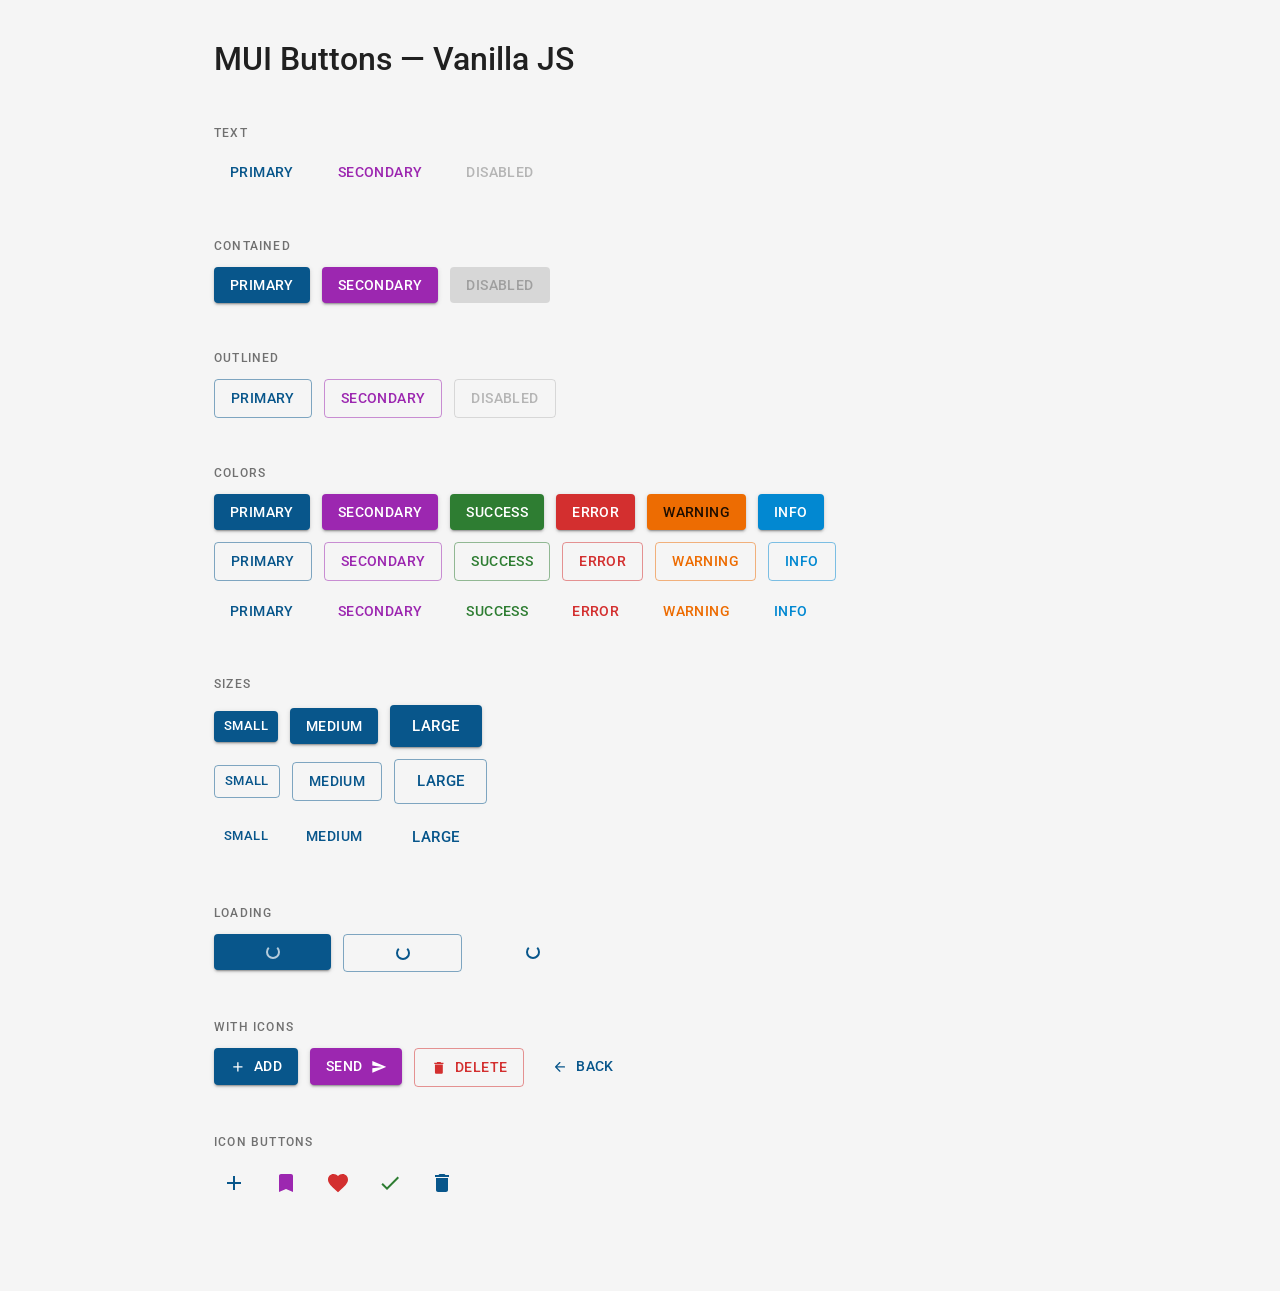
<file: KnockOffMUIButton/index.html>
<!doctype html>
<html lang="en">
  <head>
    <meta charset="UTF-8" />
    <meta name="viewport" content="width=device-width, initial-scale=1.0" />
    <title>Knock-Off MUI Buttons</title>
    <link rel="preconnect" href="https://fonts.googleapis.com" />
    <link href="https://fonts.googleapis.com/css2?family=Roboto:wght@400;500;700&display=swap" rel="stylesheet" />
    <link rel="stylesheet" href="styles.css" />
  </head>
  <body>
    <div class="bilt-page">
      <h1>MUI Buttons — Vanilla JS</h1>

      <section>
        <h2>Text</h2>
        <div class="bilt-row">
          <button class="bilt-btn bilt-btn-text bilt-btn-primary">Primary</button>
          <button class="bilt-btn bilt-btn-text bilt-btn-secondary">Secondary</button>
          <button class="bilt-btn bilt-btn-text bilt-btn-primary" disabled>Disabled</button>
        </div>
      </section>

      <section>
        <h2>Contained</h2>
        <div class="bilt-row">
          <button class="bilt-btn bilt-btn-contained bilt-btn-primary">Primary</button>
          <button class="bilt-btn bilt-btn-contained bilt-btn-secondary">Secondary</button>
          <button class="bilt-btn bilt-btn-contained bilt-btn-primary" disabled>Disabled</button>
        </div>
      </section>

      <section>
        <h2>Outlined</h2>
        <div class="bilt-row">
          <button class="bilt-btn bilt-btn-outlined bilt-btn-primary">Primary</button>
          <button class="bilt-btn bilt-btn-outlined bilt-btn-secondary">Secondary</button>
          <button class="bilt-btn bilt-btn-outlined bilt-btn-primary" disabled>Disabled</button>
        </div>
      </section>

      <section>
        <h2>Colors</h2>
        <div class="bilt-row">
          <button class="bilt-btn bilt-btn-contained bilt-btn-primary">Primary</button>
          <button class="bilt-btn bilt-btn-contained bilt-btn-secondary">Secondary</button>
          <button class="bilt-btn bilt-btn-contained bilt-btn-success">Success</button>
          <button class="bilt-btn bilt-btn-contained bilt-btn-error">Error</button>
          <button class="bilt-btn bilt-btn-contained bilt-btn-warning">Warning</button>
          <button class="bilt-btn bilt-btn-contained bilt-btn-info">Info</button>
        </div>
        <div class="bilt-row">
          <button class="bilt-btn bilt-btn-outlined bilt-btn-primary">Primary</button>
          <button class="bilt-btn bilt-btn-outlined bilt-btn-secondary">Secondary</button>
          <button class="bilt-btn bilt-btn-outlined bilt-btn-success">Success</button>
          <button class="bilt-btn bilt-btn-outlined bilt-btn-error">Error</button>
          <button class="bilt-btn bilt-btn-outlined bilt-btn-warning">Warning</button>
          <button class="bilt-btn bilt-btn-outlined bilt-btn-info">Info</button>
        </div>
        <div class="bilt-row">
          <button class="bilt-btn bilt-btn-text bilt-btn-primary">Primary</button>
          <button class="bilt-btn bilt-btn-text bilt-btn-secondary">Secondary</button>
          <button class="bilt-btn bilt-btn-text bilt-btn-success">Success</button>
          <button class="bilt-btn bilt-btn-text bilt-btn-error">Error</button>
          <button class="bilt-btn bilt-btn-text bilt-btn-warning">Warning</button>
          <button class="bilt-btn bilt-btn-text bilt-btn-info">Info</button>
        </div>
      </section>

      <section>
        <h2>Sizes</h2>
        <div class="bilt-row bilt-align-center">
          <button class="bilt-btn bilt-btn-contained bilt-btn-primary bilt-btn-sm">Small</button>
          <button class="bilt-btn bilt-btn-contained bilt-btn-primary">Medium</button>
          <button class="bilt-btn bilt-btn-contained bilt-btn-primary bilt-btn-lg">Large</button>
        </div>
        <div class="bilt-row bilt-align-center">
          <button class="bilt-btn bilt-btn-outlined bilt-btn-primary bilt-btn-sm">Small</button>
          <button class="bilt-btn bilt-btn-outlined bilt-btn-primary">Medium</button>
          <button class="bilt-btn bilt-btn-outlined bilt-btn-primary bilt-btn-lg">Large</button>
        </div>
        <div class="bilt-row bilt-align-center">
          <button class="bilt-btn bilt-btn-text bilt-btn-primary bilt-btn-sm">Small</button>
          <button class="bilt-btn bilt-btn-text bilt-btn-primary">Medium</button>
          <button class="bilt-btn bilt-btn-text bilt-btn-primary bilt-btn-lg">Large</button>
        </div>
      </section>

      <section>
        <h2>Loading</h2>
        <div class="bilt-row">
          <button class="bilt-btn bilt-btn-contained bilt-btn-primary bilt-btn-loading">
            <span class="bilt-btn-label">Fetch Data</span>
          </button>
          <button class="bilt-btn bilt-btn-outlined bilt-btn-primary bilt-btn-loading">
            <span class="bilt-btn-label">Fetch Data</span>
          </button>
          <button class="bilt-btn bilt-btn-text bilt-btn-primary bilt-btn-loading">
            <span class="bilt-btn-label">Fetch Data</span>
          </button>
        </div>
      </section>

      <section>
        <h2>With Icons</h2>
        <div class="bilt-row">
          <button class="bilt-btn bilt-btn-contained bilt-btn-primary">
            <svg class="bilt-btn-icon" viewBox="0 0 24 24"><path d="M19 13h-6v6h-2v-6H5v-2h6V5h2v6h6z"/></svg>
            Add
          </button>
          <button class="bilt-btn bilt-btn-contained bilt-btn-secondary">
            Send
            <svg class="bilt-btn-icon" viewBox="0 0 24 24"><path d="M2.01 21L23 12 2.01 3 2 10l15 2-15 2z"/></svg>
          </button>
          <button class="bilt-btn bilt-btn-outlined bilt-btn-error">
            <svg class="bilt-btn-icon" viewBox="0 0 24 24"><path d="M6 19c0 1.1.9 2 2 2h8c1.1 0 2-.9 2-2V7H6zM19 4h-3.5l-1-1h-5l-1 1H5v2h14z"/></svg>
            Delete
          </button>
          <button class="bilt-btn bilt-btn-text bilt-btn-primary">
            <svg class="bilt-btn-icon" viewBox="0 0 24 24"><path d="M19 11H7.83l4.88-4.88c.39-.39.39-1.03 0-1.42-.39-.39-1.02-.39-1.41 0l-6.59 6.59c-.39.39-.39 1.02 0 1.41l6.59 6.59c.39.39 1.02.39 1.41 0 .39-.39.39-1.02 0-1.41L7.83 13H19c.55 0 1-.45 1-1s-.45-1-1-1z"/></svg>
            Back
          </button>
        </div>
      </section>

      <section>
        <h2>Icon Buttons</h2>
        <div class="bilt-row bilt-align-center">
          <button class="bilt-btn-icon-only bilt-btn-primary" aria-label="Add">
            <svg viewBox="0 0 24 24"><path d="M19 13h-6v6h-2v-6H5v-2h6V5h2v6h6z"/></svg>
          </button>
          <button class="bilt-btn-icon-only bilt-btn-secondary" aria-label="Bookmark">
            <svg viewBox="0 0 24 24"><path d="M17 3H7c-1.1 0-1.99.9-1.99 2L5 21l7-3 7 3V5c0-1.1-.9-2-2-2z"/></svg>
          </button>
          <button class="bilt-btn-icon-only bilt-btn-error" aria-label="Favorite">
            <svg viewBox="0 0 24 24"><path d="M12 21.35l-1.45-1.32C5.4 15.36 2 12.28 2 8.5 2 5.42 4.42 3 7.5 3c1.74 0 3.41.81 4.5 2.09C13.09 3.81 14.76 3 16.5 3 19.58 3 22 5.42 22 8.5c0 3.78-3.4 6.86-8.55 11.54z"/></svg>
          </button>
          <button class="bilt-btn-icon-only bilt-btn-success" aria-label="Check">
            <svg viewBox="0 0 24 24"><path d="M9 16.17L4.83 12l-1.42 1.41L9 19 21 7l-1.41-1.41z"/></svg>
          </button>
          <button class="bilt-btn-icon-only bilt-btn-primary" aria-label="Delete" disabled>
            <svg viewBox="0 0 24 24"><path d="M6 19c0 1.1.9 2 2 2h8c1.1 0 2-.9 2-2V7H6zM19 4h-3.5l-1-1h-5l-1 1H5v2h14z"/></svg>
          </button>
        </div>
      </section>
    </div>

    <script src="main.js"></script>
  </body>
</html>
</file>
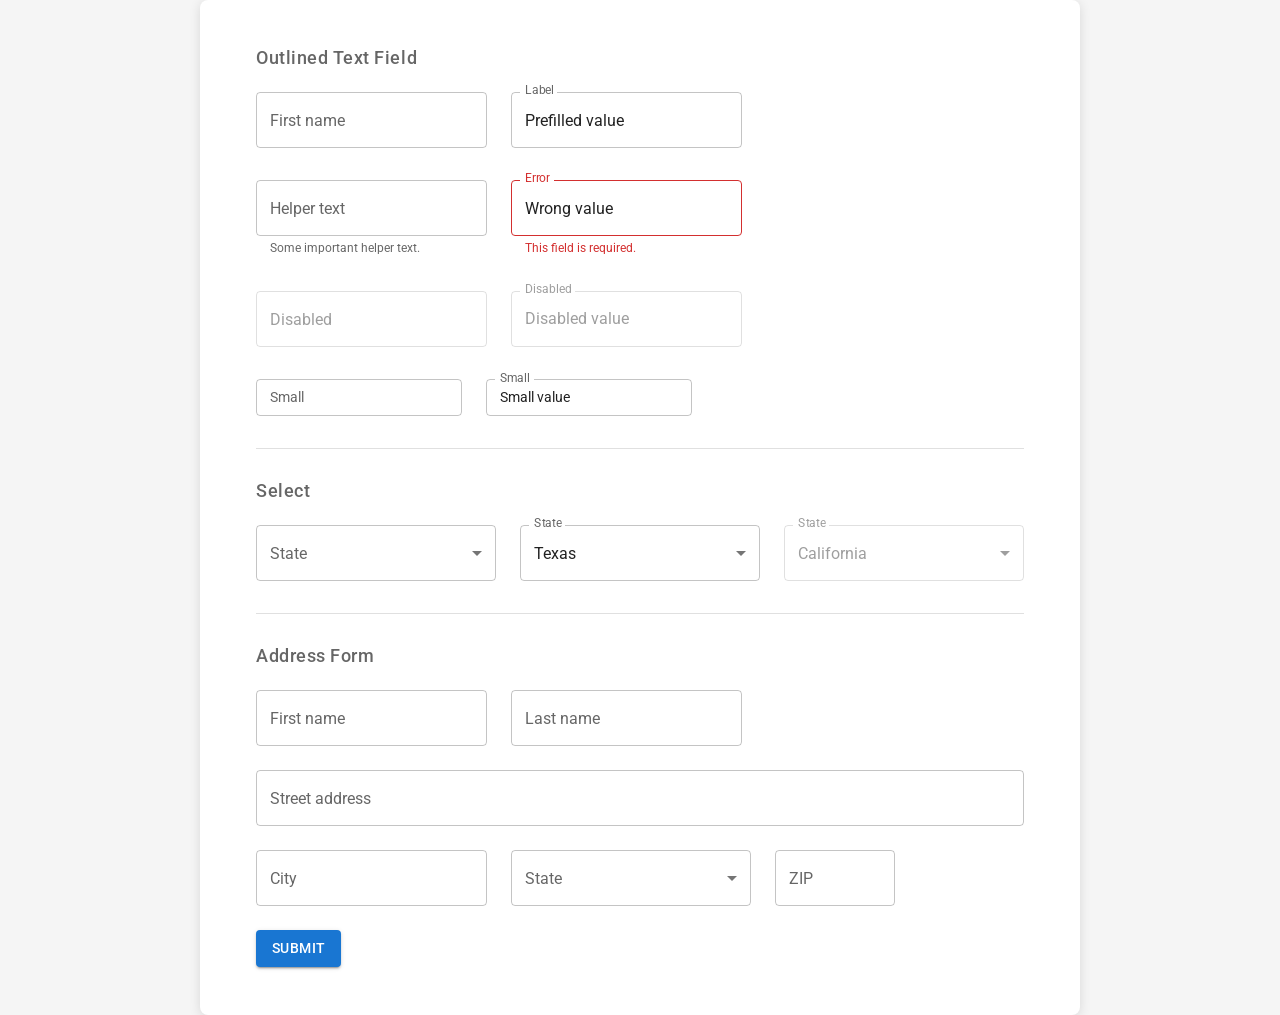
<file: KnockOffMUITextBox/index.html>
<!doctype html>
<html lang="en">
  <head>
    <meta charset="UTF-8" />
    <meta name="viewport" content="width=device-width, initial-scale=1.0" />
    <title>MUI Outlined TextField</title>
    <link rel="preconnect" href="https://fonts.googleapis.com" />
    <link rel="preconnect" href="https://fonts.gstatic.com" crossorigin />
    <link
      href="https://fonts.googleapis.com/css2?family=Roboto:wght@400;500&display=swap"
      rel="stylesheet"
    />
    <link rel="stylesheet" href="styles.css" />
  </head>
  <body>
    <div class="bilt-demo">
      <h2>Outlined Text Field</h2>

      <!-- Basic -->
      <div class="bilt-row">
        <div>
          <div class="bilt-text-field" id="bilt-field-basic">
            <input type="text" id="bilt-basic" autocomplete="off" />
            <label for="bilt-basic">First name</label>
            <fieldset aria-hidden="true">
              <legend><span>First name</span></legend>
            </fieldset>
          </div>
        </div>

        <!-- Pre-filled value -->
        <div>
          <div class="bilt-text-field bilt-shrunk" id="bilt-field-prefilled">
            <input
              type="text"
              id="bilt-prefilled"
              value="Prefilled value"
              autocomplete="off"
            />
            <label for="bilt-prefilled">Label</label>
            <fieldset aria-hidden="true">
              <legend><span>Label</span></legend>
            </fieldset>
          </div>
        </div>
      </div>

      <!-- With helper text -->
      <div class="bilt-row">
        <div>
          <div class="bilt-text-field" id="bilt-field-helper">
            <input type="text" id="bilt-helper" autocomplete="off" />
            <label for="bilt-helper">Helper text</label>
            <fieldset aria-hidden="true">
              <legend><span>Helper text</span></legend>
            </fieldset>
          </div>
          <p class="bilt-helper-text">Some important helper text.</p>
        </div>

        <!-- Error state -->
        <div>
          <div class="bilt-text-field bilt-error bilt-shrunk" id="bilt-field-error">
            <input
              type="text"
              id="bilt-error-field"
              value="Wrong value"
              autocomplete="off"
            />
            <label for="bilt-error-field">Error</label>
            <fieldset aria-hidden="true">
              <legend><span>Error</span></legend>
            </fieldset>
          </div>
          <p class="bilt-helper-text bilt-error-text">This field is required.</p>
        </div>
      </div>

      <!-- Disabled states -->
      <div class="bilt-row">
        <div>
          <div class="bilt-text-field bilt-disabled" id="bilt-field-disabled">
            <input
              type="text"
              id="bilt-disabled-field"
              disabled
              autocomplete="off"
            />
            <label for="bilt-disabled-field">Disabled</label>
            <fieldset aria-hidden="true">
              <legend><span>Disabled</span></legend>
            </fieldset>
          </div>
        </div>

        <div>
          <div class="bilt-text-field bilt-disabled bilt-shrunk" id="bilt-field-disabled-value">
            <input
              type="text"
              id="bilt-disabled-value"
              value="Disabled value"
              disabled
              autocomplete="off"
            />
            <label for="bilt-disabled-value">Disabled</label>
            <fieldset aria-hidden="true">
              <legend><span>Disabled</span></legend>
            </fieldset>
          </div>
        </div>
      </div>

      <!-- Small size -->
      <div class="bilt-row">
        <div>
          <div class="bilt-text-field bilt-small" id="bilt-field-small">
            <input type="text" id="bilt-small-field" autocomplete="off" />
            <label for="bilt-small-field">Small</label>
            <fieldset aria-hidden="true">
              <legend><span>Small</span></legend>
            </fieldset>
          </div>
        </div>

        <div>
          <div class="bilt-text-field bilt-small bilt-shrunk" id="bilt-field-small-filled">
            <input
              type="text"
              id="bilt-small-filled"
              value="Small value"
              autocomplete="off"
            />
            <label for="bilt-small-filled">Small</label>
            <fieldset aria-hidden="true">
              <legend><span>Small</span></legend>
            </fieldset>
          </div>
        </div>
      </div>

      <hr class="bilt-section-divider" />
      <h2>Select</h2>

      <!-- Basic select -->
      <div class="bilt-row">
        <div>
          <div class="bilt-text-field bilt-select-field" id="bilt-select-state">
            <div
              class="bilt-select"
              tabindex="0"
              role="combobox"
              aria-haspopup="listbox"
              aria-expanded="false"
            >
              <span class="bilt-select-value bilt-select-placeholder">&#8203;</span>
            </div>
            <svg
              class="bilt-select-icon"
              focusable="false"
              aria-hidden="true"
              viewBox="0 0 24 24"
              width="24"
              height="24"
            >
              <path fill="currentColor" d="M7 10l5 5 5-5z" />
            </svg>
            <label>State</label>
            <fieldset aria-hidden="true">
              <legend><span>State</span></legend>
            </fieldset>
            <ul class="bilt-select-menu" role="listbox">
              <li class="bilt-select-option" data-value="AL" role="option">Alabama</li>
              <li class="bilt-select-option" data-value="AK" role="option">Alaska</li>
              <li class="bilt-select-option" data-value="AZ" role="option">Arizona</li>
              <li class="bilt-select-option" data-value="AR" role="option">Arkansas</li>
              <li class="bilt-select-option" data-value="CA" role="option">California</li>
              <li class="bilt-select-option" data-value="CO" role="option">Colorado</li>
              <li class="bilt-select-option" data-value="CT" role="option">Connecticut</li>
              <li class="bilt-select-option" data-value="DE" role="option">Delaware</li>
              <li class="bilt-select-option" data-value="FL" role="option">Florida</li>
              <li class="bilt-select-option" data-value="GA" role="option">Georgia</li>
              <li class="bilt-select-option" data-value="HI" role="option">Hawaii</li>
              <li class="bilt-select-option" data-value="ID" role="option">Idaho</li>
              <li class="bilt-select-option" data-value="IL" role="option">Illinois</li>
              <li class="bilt-select-option" data-value="IN" role="option">Indiana</li>
              <li class="bilt-select-option" data-value="IA" role="option">Iowa</li>
              <li class="bilt-select-option" data-value="KS" role="option">Kansas</li>
              <li class="bilt-select-option" data-value="KY" role="option">Kentucky</li>
              <li class="bilt-select-option" data-value="LA" role="option">Louisiana</li>
              <li class="bilt-select-option" data-value="ME" role="option">Maine</li>
              <li class="bilt-select-option" data-value="MD" role="option">Maryland</li>
              <li class="bilt-select-option" data-value="MA" role="option">Massachusetts</li>
              <li class="bilt-select-option" data-value="MI" role="option">Michigan</li>
              <li class="bilt-select-option" data-value="MN" role="option">Minnesota</li>
              <li class="bilt-select-option" data-value="MS" role="option">Mississippi</li>
              <li class="bilt-select-option" data-value="MO" role="option">Missouri</li>
              <li class="bilt-select-option" data-value="MT" role="option">Montana</li>
              <li class="bilt-select-option" data-value="NE" role="option">Nebraska</li>
              <li class="bilt-select-option" data-value="NV" role="option">Nevada</li>
              <li class="bilt-select-option" data-value="NH" role="option">New Hampshire</li>
              <li class="bilt-select-option" data-value="NJ" role="option">New Jersey</li>
              <li class="bilt-select-option" data-value="NM" role="option">New Mexico</li>
              <li class="bilt-select-option" data-value="NY" role="option">New York</li>
              <li class="bilt-select-option" data-value="NC" role="option">North Carolina</li>
              <li class="bilt-select-option" data-value="ND" role="option">North Dakota</li>
              <li class="bilt-select-option" data-value="OH" role="option">Ohio</li>
              <li class="bilt-select-option" data-value="OK" role="option">Oklahoma</li>
              <li class="bilt-select-option" data-value="OR" role="option">Oregon</li>
              <li class="bilt-select-option" data-value="PA" role="option">Pennsylvania</li>
              <li class="bilt-select-option" data-value="RI" role="option">Rhode Island</li>
              <li class="bilt-select-option" data-value="SC" role="option">South Carolina</li>
              <li class="bilt-select-option" data-value="SD" role="option">South Dakota</li>
              <li class="bilt-select-option" data-value="TN" role="option">Tennessee</li>
              <li class="bilt-select-option" data-value="TX" role="option">Texas</li>
              <li class="bilt-select-option" data-value="UT" role="option">Utah</li>
              <li class="bilt-select-option" data-value="VT" role="option">Vermont</li>
              <li class="bilt-select-option" data-value="VA" role="option">Virginia</li>
              <li class="bilt-select-option" data-value="WA" role="option">Washington</li>
              <li class="bilt-select-option" data-value="WV" role="option">West Virginia</li>
              <li class="bilt-select-option" data-value="WI" role="option">Wisconsin</li>
              <li class="bilt-select-option" data-value="WY" role="option">Wyoming</li>
            </ul>
          </div>
        </div>

        <!-- Pre-selected -->
        <div>
          <div
            class="bilt-text-field bilt-select-field bilt-shrunk"
            id="bilt-select-state-filled"
          >
            <div
              class="bilt-select"
              tabindex="0"
              role="combobox"
              aria-haspopup="listbox"
              aria-expanded="false"
              data-selected="TX"
            >
              <span class="bilt-select-value">Texas</span>
            </div>
            <svg
              class="bilt-select-icon"
              focusable="false"
              aria-hidden="true"
              viewBox="0 0 24 24"
              width="24"
              height="24"
            >
              <path fill="currentColor" d="M7 10l5 5 5-5z" />
            </svg>
            <label>State</label>
            <fieldset aria-hidden="true">
              <legend><span>State</span></legend>
            </fieldset>
            <ul class="bilt-select-menu" role="listbox">
              <li class="bilt-select-option" data-value="AL" role="option">Alabama</li>
              <li class="bilt-select-option" data-value="AK" role="option">Alaska</li>
              <li class="bilt-select-option" data-value="AZ" role="option">Arizona</li>
              <li class="bilt-select-option" data-value="AR" role="option">Arkansas</li>
              <li class="bilt-select-option" data-value="CA" role="option">California</li>
              <li class="bilt-select-option" data-value="CO" role="option">Colorado</li>
              <li class="bilt-select-option" data-value="CT" role="option">Connecticut</li>
              <li class="bilt-select-option" data-value="DE" role="option">Delaware</li>
              <li class="bilt-select-option" data-value="FL" role="option">Florida</li>
              <li class="bilt-select-option" data-value="GA" role="option">Georgia</li>
              <li class="bilt-select-option" data-value="HI" role="option">Hawaii</li>
              <li class="bilt-select-option" data-value="ID" role="option">Idaho</li>
              <li class="bilt-select-option" data-value="IL" role="option">Illinois</li>
              <li class="bilt-select-option" data-value="IN" role="option">Indiana</li>
              <li class="bilt-select-option" data-value="IA" role="option">Iowa</li>
              <li class="bilt-select-option" data-value="KS" role="option">Kansas</li>
              <li class="bilt-select-option" data-value="KY" role="option">Kentucky</li>
              <li class="bilt-select-option" data-value="LA" role="option">Louisiana</li>
              <li class="bilt-select-option" data-value="ME" role="option">Maine</li>
              <li class="bilt-select-option" data-value="MD" role="option">Maryland</li>
              <li class="bilt-select-option" data-value="MA" role="option">Massachusetts</li>
              <li class="bilt-select-option" data-value="MI" role="option">Michigan</li>
              <li class="bilt-select-option" data-value="MN" role="option">Minnesota</li>
              <li class="bilt-select-option" data-value="MS" role="option">Mississippi</li>
              <li class="bilt-select-option" data-value="MO" role="option">Missouri</li>
              <li class="bilt-select-option" data-value="MT" role="option">Montana</li>
              <li class="bilt-select-option" data-value="NE" role="option">Nebraska</li>
              <li class="bilt-select-option" data-value="NV" role="option">Nevada</li>
              <li class="bilt-select-option" data-value="NH" role="option">New Hampshire</li>
              <li class="bilt-select-option" data-value="NJ" role="option">New Jersey</li>
              <li class="bilt-select-option" data-value="NM" role="option">New Mexico</li>
              <li class="bilt-select-option" data-value="NY" role="option">New York</li>
              <li class="bilt-select-option" data-value="NC" role="option">North Carolina</li>
              <li class="bilt-select-option" data-value="ND" role="option">North Dakota</li>
              <li class="bilt-select-option" data-value="OH" role="option">Ohio</li>
              <li class="bilt-select-option" data-value="OK" role="option">Oklahoma</li>
              <li class="bilt-select-option" data-value="OR" role="option">Oregon</li>
              <li class="bilt-select-option" data-value="PA" role="option">Pennsylvania</li>
              <li class="bilt-select-option" data-value="RI" role="option">Rhode Island</li>
              <li class="bilt-select-option" data-value="SC" role="option">South Carolina</li>
              <li class="bilt-select-option" data-value="SD" role="option">South Dakota</li>
              <li class="bilt-select-option bilt-selected" data-value="TX" role="option">Texas</li>
              <li class="bilt-select-option" data-value="UT" role="option">Utah</li>
              <li class="bilt-select-option" data-value="VT" role="option">Vermont</li>
              <li class="bilt-select-option" data-value="VA" role="option">Virginia</li>
              <li class="bilt-select-option" data-value="WA" role="option">Washington</li>
              <li class="bilt-select-option" data-value="WV" role="option">West Virginia</li>
              <li class="bilt-select-option" data-value="WI" role="option">Wisconsin</li>
              <li class="bilt-select-option" data-value="WY" role="option">Wyoming</li>
            </ul>
          </div>
        </div>

        <!-- Disabled select -->
        <div>
          <div
            class="bilt-text-field bilt-select-field bilt-disabled bilt-shrunk"
            id="bilt-select-state-disabled"
          >
            <div class="bilt-select" role="combobox">
              <span class="bilt-select-value">California</span>
            </div>
            <svg
              class="bilt-select-icon"
              focusable="false"
              aria-hidden="true"
              viewBox="0 0 24 24"
              width="24"
              height="24"
            >
              <path fill="currentColor" d="M7 10l5 5 5-5z" />
            </svg>
            <label>State</label>
            <fieldset aria-hidden="true">
              <legend><span>State</span></legend>
            </fieldset>
          </div>
        </div>
      </div>

      <hr class="bilt-section-divider" />
      <h2>Address Form</h2>

      <form class="bilt-form" id="bilt-address-form" novalidate>
        <!-- Row 1: First / Last name -->
        <div class="bilt-row">
          <div class="bilt-text-field" id="bilt-form-first-name">
            <input type="text" id="bilt-first-name" autocomplete="given-name" />
            <label for="bilt-first-name">First name</label>
            <fieldset aria-hidden="true"><legend><span>First name</span></legend></fieldset>
          </div>
          <div class="bilt-text-field" id="bilt-form-last-name">
            <input type="text" id="bilt-last-name" autocomplete="family-name" />
            <label for="bilt-last-name">Last name</label>
            <fieldset aria-hidden="true"><legend><span>Last name</span></legend></fieldset>
          </div>
        </div>

        <!-- Row 2: Street address -->
        <div class="bilt-row">
          <div class="bilt-text-field bilt-form-full-width" id="bilt-form-street">
            <input type="text" id="bilt-street-address" autocomplete="street-address" />
            <label for="bilt-street-address">Street address</label>
            <fieldset aria-hidden="true"><legend><span>Street address</span></legend></fieldset>
          </div>
        </div>

        <!-- Row 3: City / State / Zip -->
        <div class="bilt-row">
          <div class="bilt-text-field" id="bilt-form-city">
            <input type="text" id="bilt-city" autocomplete="address-level2" />
            <label for="bilt-city">City</label>
            <fieldset aria-hidden="true"><legend><span>City</span></legend></fieldset>
          </div>

          <div class="bilt-text-field bilt-select-field" id="bilt-form-state">
            <div class="bilt-select" tabindex="0" role="combobox" aria-haspopup="listbox" aria-expanded="false">
              <span class="bilt-select-value bilt-select-placeholder">&#8203;</span>
            </div>
            <svg class="bilt-select-icon" focusable="false" aria-hidden="true" viewBox="0 0 24 24" width="24" height="24">
              <path fill="currentColor" d="M7 10l5 5 5-5z" />
            </svg>
            <label>State</label>
            <fieldset aria-hidden="true"><legend><span>State</span></legend></fieldset>
            <ul class="bilt-select-menu" role="listbox">
              <li class="bilt-select-option" data-value="AL" role="option">Alabama</li>
              <li class="bilt-select-option" data-value="AK" role="option">Alaska</li>
              <li class="bilt-select-option" data-value="AZ" role="option">Arizona</li>
              <li class="bilt-select-option" data-value="AR" role="option">Arkansas</li>
              <li class="bilt-select-option" data-value="CA" role="option">California</li>
              <li class="bilt-select-option" data-value="CO" role="option">Colorado</li>
              <li class="bilt-select-option" data-value="CT" role="option">Connecticut</li>
              <li class="bilt-select-option" data-value="DE" role="option">Delaware</li>
              <li class="bilt-select-option" data-value="FL" role="option">Florida</li>
              <li class="bilt-select-option" data-value="GA" role="option">Georgia</li>
              <li class="bilt-select-option" data-value="HI" role="option">Hawaii</li>
              <li class="bilt-select-option" data-value="ID" role="option">Idaho</li>
              <li class="bilt-select-option" data-value="IL" role="option">Illinois</li>
              <li class="bilt-select-option" data-value="IN" role="option">Indiana</li>
              <li class="bilt-select-option" data-value="IA" role="option">Iowa</li>
              <li class="bilt-select-option" data-value="KS" role="option">Kansas</li>
              <li class="bilt-select-option" data-value="KY" role="option">Kentucky</li>
              <li class="bilt-select-option" data-value="LA" role="option">Louisiana</li>
              <li class="bilt-select-option" data-value="ME" role="option">Maine</li>
              <li class="bilt-select-option" data-value="MD" role="option">Maryland</li>
              <li class="bilt-select-option" data-value="MA" role="option">Massachusetts</li>
              <li class="bilt-select-option" data-value="MI" role="option">Michigan</li>
              <li class="bilt-select-option" data-value="MN" role="option">Minnesota</li>
              <li class="bilt-select-option" data-value="MS" role="option">Mississippi</li>
              <li class="bilt-select-option" data-value="MO" role="option">Missouri</li>
              <li class="bilt-select-option" data-value="MT" role="option">Montana</li>
              <li class="bilt-select-option" data-value="NE" role="option">Nebraska</li>
              <li class="bilt-select-option" data-value="NV" role="option">Nevada</li>
              <li class="bilt-select-option" data-value="NH" role="option">New Hampshire</li>
              <li class="bilt-select-option" data-value="NJ" role="option">New Jersey</li>
              <li class="bilt-select-option" data-value="NM" role="option">New Mexico</li>
              <li class="bilt-select-option" data-value="NY" role="option">New York</li>
              <li class="bilt-select-option" data-value="NC" role="option">North Carolina</li>
              <li class="bilt-select-option" data-value="ND" role="option">North Dakota</li>
              <li class="bilt-select-option" data-value="OH" role="option">Ohio</li>
              <li class="bilt-select-option" data-value="OK" role="option">Oklahoma</li>
              <li class="bilt-select-option" data-value="OR" role="option">Oregon</li>
              <li class="bilt-select-option" data-value="PA" role="option">Pennsylvania</li>
              <li class="bilt-select-option" data-value="RI" role="option">Rhode Island</li>
              <li class="bilt-select-option" data-value="SC" role="option">South Carolina</li>
              <li class="bilt-select-option" data-value="SD" role="option">South Dakota</li>
              <li class="bilt-select-option" data-value="TN" role="option">Tennessee</li>
              <li class="bilt-select-option" data-value="TX" role="option">Texas</li>
              <li class="bilt-select-option" data-value="UT" role="option">Utah</li>
              <li class="bilt-select-option" data-value="VT" role="option">Vermont</li>
              <li class="bilt-select-option" data-value="VA" role="option">Virginia</li>
              <li class="bilt-select-option" data-value="WA" role="option">Washington</li>
              <li class="bilt-select-option" data-value="WV" role="option">West Virginia</li>
              <li class="bilt-select-option" data-value="WI" role="option">Wisconsin</li>
              <li class="bilt-select-option" data-value="WY" role="option">Wyoming</li>
            </ul>
          </div>

          <div class="bilt-text-field" id="bilt-form-zip">
            <input type="text" id="bilt-zip" autocomplete="postal-code" maxlength="10" />
            <label for="bilt-zip">ZIP</label>
            <fieldset aria-hidden="true"><legend><span>ZIP</span></legend></fieldset>
          </div>
        </div>

        <!-- Submit -->
        <div class="bilt-row">
          <button type="submit" class="bilt-btn">Submit</button>
        </div>
      </form>
    </div>

    <script src="main.js"></script>
  </body>
</html>
</file>
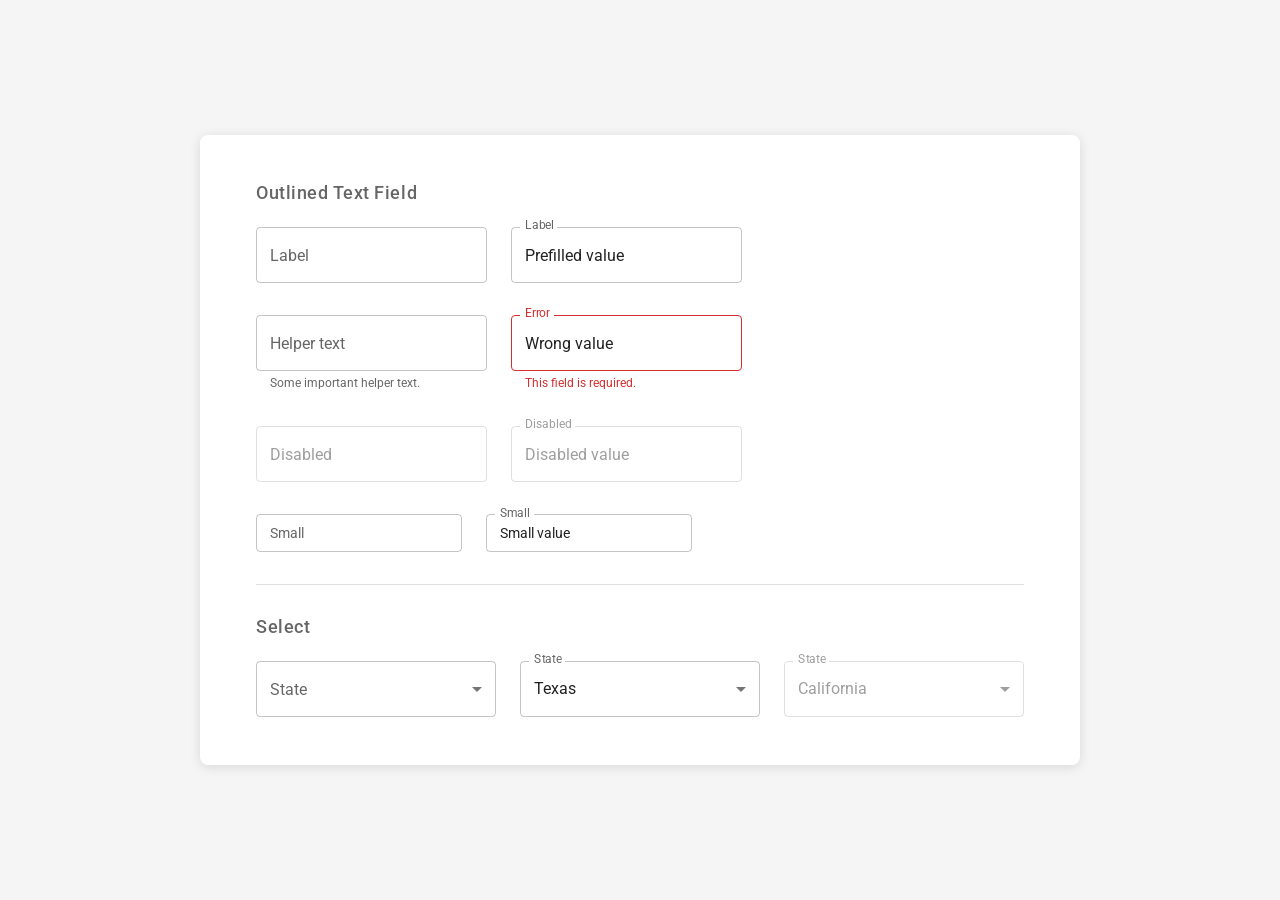
<file: Backup/KnockOffMUITextBox_V1/index.html>
<!doctype html>
<html lang="en">
  <head>
    <meta charset="UTF-8" />
    <meta name="viewport" content="width=device-width, initial-scale=1.0" />
    <title>MUI Outlined TextField</title>
    <link rel="preconnect" href="https://fonts.googleapis.com" />
    <link rel="preconnect" href="https://fonts.gstatic.com" crossorigin />
    <link
      href="https://fonts.googleapis.com/css2?family=Roboto:wght@400;500&display=swap"
      rel="stylesheet"
    />
    <link rel="stylesheet" href="styles.css" />
  </head>
  <body>
    <div class="demo">
      <h2>Outlined Text Field</h2>

      <!-- Basic -->
      <div class="row">
        <div>
          <div class="mui-text-field" id="field-basic">
            <input type="text" id="basic" autocomplete="off" />
            <label for="basic">Label</label>
            <fieldset aria-hidden="true">
              <legend><span>Label</span></legend>
            </fieldset>
          </div>
        </div>

        <!-- Pre-filled value -->
        <div>
          <div class="mui-text-field shrunk" id="field-prefilled">
            <input
              type="text"
              id="prefilled"
              value="Prefilled value"
              autocomplete="off"
            />
            <label for="prefilled">Label</label>
            <fieldset aria-hidden="true">
              <legend><span>Label</span></legend>
            </fieldset>
          </div>
        </div>
      </div>

      <!-- With helper text -->
      <div class="row">
        <div>
          <div class="mui-text-field" id="field-helper">
            <input type="text" id="helper" autocomplete="off" />
            <label for="helper">Helper text</label>
            <fieldset aria-hidden="true">
              <legend><span>Helper text</span></legend>
            </fieldset>
          </div>
          <p class="mui-helper-text">Some important helper text.</p>
        </div>

        <!-- Error state -->
        <div>
          <div class="mui-text-field error shrunk" id="field-error">
            <input
              type="text"
              id="error-field"
              value="Wrong value"
              autocomplete="off"
            />
            <label for="error-field">Error</label>
            <fieldset aria-hidden="true">
              <legend><span>Error</span></legend>
            </fieldset>
          </div>
          <p class="mui-helper-text error-text">This field is required.</p>
        </div>
      </div>

      <!-- Disabled states -->
      <div class="row">
        <div>
          <div class="mui-text-field disabled" id="field-disabled">
            <input
              type="text"
              id="disabled-field"
              disabled
              autocomplete="off"
            />
            <label for="disabled-field">Disabled</label>
            <fieldset aria-hidden="true">
              <legend><span>Disabled</span></legend>
            </fieldset>
          </div>
        </div>

        <div>
          <div class="mui-text-field disabled shrunk" id="field-disabled-value">
            <input
              type="text"
              id="disabled-value"
              value="Disabled value"
              disabled
              autocomplete="off"
            />
            <label for="disabled-value">Disabled</label>
            <fieldset aria-hidden="true">
              <legend><span>Disabled</span></legend>
            </fieldset>
          </div>
        </div>
      </div>

      <!-- Small size -->
      <div class="row">
        <div>
          <div class="mui-text-field small" id="field-small">
            <input type="text" id="small-field" autocomplete="off" />
            <label for="small-field">Small</label>
            <fieldset aria-hidden="true">
              <legend><span>Small</span></legend>
            </fieldset>
          </div>
        </div>

        <div>
          <div class="mui-text-field small shrunk" id="field-small-filled">
            <input
              type="text"
              id="small-filled"
              value="Small value"
              autocomplete="off"
            />
            <label for="small-filled">Small</label>
            <fieldset aria-hidden="true">
              <legend><span>Small</span></legend>
            </fieldset>
          </div>
        </div>
      </div>

      <hr class="section-divider" />
      <h2>Select</h2>

      <!-- Basic select -->
      <div class="row">
        <div>
          <div class="mui-text-field mui-select-field" id="select-state">
            <div class="mui-select" tabindex="0" role="combobox" aria-haspopup="listbox" aria-expanded="false">
              <span class="mui-select-value mui-select-placeholder">&#8203;</span>
            </div>
            <svg class="mui-select-icon" focusable="false" aria-hidden="true" viewBox="0 0 24 24" width="24" height="24">
              <path fill="currentColor" d="M7 10l5 5 5-5z"/>
            </svg>
            <label>State</label>
            <fieldset aria-hidden="true"><legend><span>State</span></legend></fieldset>
            <ul class="mui-select-menu" role="listbox">
              <li class="mui-select-option" data-value="AL" role="option">Alabama</li>
              <li class="mui-select-option" data-value="AK" role="option">Alaska</li>
              <li class="mui-select-option" data-value="AZ" role="option">Arizona</li>
              <li class="mui-select-option" data-value="AR" role="option">Arkansas</li>
              <li class="mui-select-option" data-value="CA" role="option">California</li>
              <li class="mui-select-option" data-value="CO" role="option">Colorado</li>
              <li class="mui-select-option" data-value="CT" role="option">Connecticut</li>
              <li class="mui-select-option" data-value="DE" role="option">Delaware</li>
              <li class="mui-select-option" data-value="FL" role="option">Florida</li>
              <li class="mui-select-option" data-value="GA" role="option">Georgia</li>
              <li class="mui-select-option" data-value="HI" role="option">Hawaii</li>
              <li class="mui-select-option" data-value="ID" role="option">Idaho</li>
              <li class="mui-select-option" data-value="IL" role="option">Illinois</li>
              <li class="mui-select-option" data-value="IN" role="option">Indiana</li>
              <li class="mui-select-option" data-value="IA" role="option">Iowa</li>
              <li class="mui-select-option" data-value="KS" role="option">Kansas</li>
              <li class="mui-select-option" data-value="KY" role="option">Kentucky</li>
              <li class="mui-select-option" data-value="LA" role="option">Louisiana</li>
              <li class="mui-select-option" data-value="ME" role="option">Maine</li>
              <li class="mui-select-option" data-value="MD" role="option">Maryland</li>
              <li class="mui-select-option" data-value="MA" role="option">Massachusetts</li>
              <li class="mui-select-option" data-value="MI" role="option">Michigan</li>
              <li class="mui-select-option" data-value="MN" role="option">Minnesota</li>
              <li class="mui-select-option" data-value="MS" role="option">Mississippi</li>
              <li class="mui-select-option" data-value="MO" role="option">Missouri</li>
              <li class="mui-select-option" data-value="MT" role="option">Montana</li>
              <li class="mui-select-option" data-value="NE" role="option">Nebraska</li>
              <li class="mui-select-option" data-value="NV" role="option">Nevada</li>
              <li class="mui-select-option" data-value="NH" role="option">New Hampshire</li>
              <li class="mui-select-option" data-value="NJ" role="option">New Jersey</li>
              <li class="mui-select-option" data-value="NM" role="option">New Mexico</li>
              <li class="mui-select-option" data-value="NY" role="option">New York</li>
              <li class="mui-select-option" data-value="NC" role="option">North Carolina</li>
              <li class="mui-select-option" data-value="ND" role="option">North Dakota</li>
              <li class="mui-select-option" data-value="OH" role="option">Ohio</li>
              <li class="mui-select-option" data-value="OK" role="option">Oklahoma</li>
              <li class="mui-select-option" data-value="OR" role="option">Oregon</li>
              <li class="mui-select-option" data-value="PA" role="option">Pennsylvania</li>
              <li class="mui-select-option" data-value="RI" role="option">Rhode Island</li>
              <li class="mui-select-option" data-value="SC" role="option">South Carolina</li>
              <li class="mui-select-option" data-value="SD" role="option">South Dakota</li>
              <li class="mui-select-option" data-value="TN" role="option">Tennessee</li>
              <li class="mui-select-option" data-value="TX" role="option">Texas</li>
              <li class="mui-select-option" data-value="UT" role="option">Utah</li>
              <li class="mui-select-option" data-value="VT" role="option">Vermont</li>
              <li class="mui-select-option" data-value="VA" role="option">Virginia</li>
              <li class="mui-select-option" data-value="WA" role="option">Washington</li>
              <li class="mui-select-option" data-value="WV" role="option">West Virginia</li>
              <li class="mui-select-option" data-value="WI" role="option">Wisconsin</li>
              <li class="mui-select-option" data-value="WY" role="option">Wyoming</li>
            </ul>
          </div>
        </div>

        <!-- Pre-selected -->
        <div>
          <div class="mui-text-field mui-select-field shrunk" id="select-state-filled">
            <div class="mui-select" tabindex="0" role="combobox" aria-haspopup="listbox" aria-expanded="false" data-selected="TX">
              <span class="mui-select-value">Texas</span>
            </div>
            <svg class="mui-select-icon" focusable="false" aria-hidden="true" viewBox="0 0 24 24" width="24" height="24">
              <path fill="currentColor" d="M7 10l5 5 5-5z"/>
            </svg>
            <label>State</label>
            <fieldset aria-hidden="true"><legend><span>State</span></legend></fieldset>
            <ul class="mui-select-menu" role="listbox">
              <li class="mui-select-option" data-value="AL" role="option">Alabama</li>
              <li class="mui-select-option" data-value="AK" role="option">Alaska</li>
              <li class="mui-select-option" data-value="AZ" role="option">Arizona</li>
              <li class="mui-select-option" data-value="AR" role="option">Arkansas</li>
              <li class="mui-select-option" data-value="CA" role="option">California</li>
              <li class="mui-select-option" data-value="CO" role="option">Colorado</li>
              <li class="mui-select-option" data-value="CT" role="option">Connecticut</li>
              <li class="mui-select-option" data-value="DE" role="option">Delaware</li>
              <li class="mui-select-option" data-value="FL" role="option">Florida</li>
              <li class="mui-select-option" data-value="GA" role="option">Georgia</li>
              <li class="mui-select-option" data-value="HI" role="option">Hawaii</li>
              <li class="mui-select-option" data-value="ID" role="option">Idaho</li>
              <li class="mui-select-option" data-value="IL" role="option">Illinois</li>
              <li class="mui-select-option" data-value="IN" role="option">Indiana</li>
              <li class="mui-select-option" data-value="IA" role="option">Iowa</li>
              <li class="mui-select-option" data-value="KS" role="option">Kansas</li>
              <li class="mui-select-option" data-value="KY" role="option">Kentucky</li>
              <li class="mui-select-option" data-value="LA" role="option">Louisiana</li>
              <li class="mui-select-option" data-value="ME" role="option">Maine</li>
              <li class="mui-select-option" data-value="MD" role="option">Maryland</li>
              <li class="mui-select-option" data-value="MA" role="option">Massachusetts</li>
              <li class="mui-select-option" data-value="MI" role="option">Michigan</li>
              <li class="mui-select-option" data-value="MN" role="option">Minnesota</li>
              <li class="mui-select-option" data-value="MS" role="option">Mississippi</li>
              <li class="mui-select-option" data-value="MO" role="option">Missouri</li>
              <li class="mui-select-option" data-value="MT" role="option">Montana</li>
              <li class="mui-select-option" data-value="NE" role="option">Nebraska</li>
              <li class="mui-select-option" data-value="NV" role="option">Nevada</li>
              <li class="mui-select-option" data-value="NH" role="option">New Hampshire</li>
              <li class="mui-select-option" data-value="NJ" role="option">New Jersey</li>
              <li class="mui-select-option" data-value="NM" role="option">New Mexico</li>
              <li class="mui-select-option" data-value="NY" role="option">New York</li>
              <li class="mui-select-option" data-value="NC" role="option">North Carolina</li>
              <li class="mui-select-option" data-value="ND" role="option">North Dakota</li>
              <li class="mui-select-option" data-value="OH" role="option">Ohio</li>
              <li class="mui-select-option" data-value="OK" role="option">Oklahoma</li>
              <li class="mui-select-option" data-value="OR" role="option">Oregon</li>
              <li class="mui-select-option" data-value="PA" role="option">Pennsylvania</li>
              <li class="mui-select-option" data-value="RI" role="option">Rhode Island</li>
              <li class="mui-select-option" data-value="SC" role="option">South Carolina</li>
              <li class="mui-select-option" data-value="SD" role="option">South Dakota</li>
              <li class="mui-select-option selected" data-value="TX" role="option">Texas</li>
              <li class="mui-select-option" data-value="UT" role="option">Utah</li>
              <li class="mui-select-option" data-value="VT" role="option">Vermont</li>
              <li class="mui-select-option" data-value="VA" role="option">Virginia</li>
              <li class="mui-select-option" data-value="WA" role="option">Washington</li>
              <li class="mui-select-option" data-value="WV" role="option">West Virginia</li>
              <li class="mui-select-option" data-value="WI" role="option">Wisconsin</li>
              <li class="mui-select-option" data-value="WY" role="option">Wyoming</li>
            </ul>
          </div>
        </div>

        <!-- Disabled select -->
        <div>
          <div class="mui-text-field mui-select-field disabled shrunk" id="select-state-disabled">
            <div class="mui-select" role="combobox">
              <span class="mui-select-value">California</span>
            </div>
            <svg class="mui-select-icon" focusable="false" aria-hidden="true" viewBox="0 0 24 24" width="24" height="24">
              <path fill="currentColor" d="M7 10l5 5 5-5z"/>
            </svg>
            <label>State</label>
            <fieldset aria-hidden="true"><legend><span>State</span></legend></fieldset>
          </div>
        </div>
      </div>
    </div>

    <script src="main.js"></script>
  </body>
</html>
</file>
<file: KnockOffMUIButton/styles.css>
/* Reset */
*, *::before, *::after {
  box-sizing: border-box;
}

body {
  font-family: 'Roboto', sans-serif;
  background: #f5f5f5;
  margin: 0;
  color: rgba(0, 0, 0, 0.87);
}

.bilt-page {
  max-width: 900px;
  margin: 0 auto;
  padding: 40px 24px;
}

h1 {
  font-size: 2rem;
  font-weight: 500;
  margin: 0 0 48px;
}

h2 {
  font-size: 0.75rem;
  font-weight: 500;
  text-transform: uppercase;
  letter-spacing: 0.1em;
  color: rgba(0, 0, 0, 0.54);
  margin: 0 0 14px;
}

section {
  margin-bottom: 48px;
}

.bilt-row {
  display: flex;
  flex-wrap: wrap;
  gap: 12px;
  align-items: flex-start;
  margin-bottom: 12px;
}

.bilt-row.bilt-align-center {
  align-items: center;
}

/* Color tokens */
:root {
  --primary:          #08568B;
  --primary-dark:     #064272;
  --primary-light:    rgba(8, 86, 139, 0.08);
  --primary-border:   rgba(8, 86, 139, 0.5);

  --secondary:        #9c27b0;
  --secondary-dark:   #7b1fa2;
  --secondary-light:  rgba(156, 39, 176, 0.08);
  --secondary-border: rgba(156, 39, 176, 0.5);

  --success:          #2e7d32;
  --success-dark:     #1b5e20;
  --success-light:    rgba(46, 125, 50, 0.08);
  --success-border:   rgba(46, 125, 50, 0.5);

  --error:            #d32f2f;
  --error-dark:       #c62828;
  --error-light:      rgba(211, 47, 47, 0.08);
  --error-border:     rgba(211, 47, 47, 0.5);

  --warning:          #ed6c02;
  --warning-dark:     #e65100;
  --warning-light:    rgba(237, 108, 2, 0.08);
  --warning-border:   rgba(237, 108, 2, 0.5);

  --info:             #0288d1;
  --info-dark:        #01579b;
  --info-light:       rgba(2, 136, 209, 0.08);
  --info-border:      rgba(2, 136, 209, 0.5);
}

/* Base button */
.bilt-btn {
  display: inline-flex;
  align-items: center;
  justify-content: center;
  gap: 8px;
  position: relative;
  overflow: hidden;
  padding: 6px 16px;
  min-width: 64px;
  border: none;
  border-radius: 4px;
  font-family: 'Roboto', sans-serif;
  font-size: 0.875rem;
  font-weight: 500;
  line-height: 1.75;
  letter-spacing: 0.02857em;
  text-transform: uppercase;
  cursor: pointer;
  user-select: none;
  -webkit-tap-highlight-color: transparent;
  transition:
    background-color 250ms cubic-bezier(0.4, 0, 0.2, 1),
    box-shadow      250ms cubic-bezier(0.4, 0, 0.2, 1),
    border-color    250ms cubic-bezier(0.4, 0, 0.2, 1),
    color           250ms cubic-bezier(0.4, 0, 0.2, 1);
}

.bilt-btn:focus-visible {
  outline: 2px solid currentColor;
  outline-offset: 2px;
}

/* Sizes */
.bilt-btn-sm {
  padding: 4px 10px;
  font-size: 0.8125rem;
}

.bilt-btn-lg {
  padding: 8px 22px;
  font-size: 0.9375rem;
}

/* Icon inside a button */
.bilt-btn-icon {
  width: 1.125em;
  height: 1.125em;
  fill: currentColor;
  flex-shrink: 0;
  display: block;
}

/* Text variant */
.bilt-btn-text {
  background: transparent;
}

.bilt-btn-text.bilt-btn-primary   { color: var(--primary); }
.bilt-btn-text.bilt-btn-secondary { color: var(--secondary); }
.bilt-btn-text.bilt-btn-success   { color: var(--success); }
.bilt-btn-text.bilt-btn-error     { color: var(--error); }
.bilt-btn-text.bilt-btn-warning   { color: var(--warning); }
.bilt-btn-text.bilt-btn-info      { color: var(--info); }

.bilt-btn-text.bilt-btn-primary:hover   { background: var(--primary-light); }
.bilt-btn-text.bilt-btn-secondary:hover { background: var(--secondary-light); }
.bilt-btn-text.bilt-btn-success:hover   { background: var(--success-light); }
.bilt-btn-text.bilt-btn-error:hover     { background: var(--error-light); }
.bilt-btn-text.bilt-btn-warning:hover   { background: var(--warning-light); }
.bilt-btn-text.bilt-btn-info:hover      { background: var(--info-light); }

/* Contained variant */
.bilt-btn-contained {
  color: #fff;
  box-shadow:
    0px 3px 1px -2px rgba(0, 0, 0, 0.2),
    0px 2px 2px  0px rgba(0, 0, 0, 0.14),
    0px 1px 5px  0px rgba(0, 0, 0, 0.12);
}

.bilt-btn-contained:hover {
  box-shadow:
    0px 2px 4px  -1px rgba(0, 0, 0, 0.2),
    0px 4px 5px   0px rgba(0, 0, 0, 0.14),
    0px 1px 10px  0px rgba(0, 0, 0, 0.12);
}

.bilt-btn-contained:active {
  box-shadow:
    0px 5px  5px -3px rgba(0, 0, 0, 0.2),
    0px 8px 10px  1px rgba(0, 0, 0, 0.14),
    0px 3px 14px  2px rgba(0, 0, 0, 0.12);
}

.bilt-btn-contained.bilt-btn-primary   { background: var(--primary); }
.bilt-btn-contained.bilt-btn-secondary { background: var(--secondary); }
.bilt-btn-contained.bilt-btn-success   { background: var(--success); }
.bilt-btn-contained.bilt-btn-error     { background: var(--error); }
.bilt-btn-contained.bilt-btn-info      { background: var(--info); }
/* Warning uses dark text for contrast */
.bilt-btn-contained.bilt-btn-warning   { background: var(--warning); color: rgba(0, 0, 0, 0.87); }

.bilt-btn-contained.bilt-btn-primary:hover   { background: var(--primary-dark); }
.bilt-btn-contained.bilt-btn-secondary:hover { background: var(--secondary-dark); }
.bilt-btn-contained.bilt-btn-success:hover   { background: var(--success-dark); }
.bilt-btn-contained.bilt-btn-error:hover     { background: var(--error-dark); }
.bilt-btn-contained.bilt-btn-warning:hover   { background: var(--warning-dark); }
.bilt-btn-contained.bilt-btn-info:hover      { background: var(--info-dark); }

/* Outlined variant */
.bilt-btn-outlined {
  background: transparent;
  border: 1px solid;
}

.bilt-btn-outlined.bilt-btn-primary   { color: var(--primary);   border-color: var(--primary-border); }
.bilt-btn-outlined.bilt-btn-secondary { color: var(--secondary); border-color: var(--secondary-border); }
.bilt-btn-outlined.bilt-btn-success   { color: var(--success);   border-color: var(--success-border); }
.bilt-btn-outlined.bilt-btn-error     { color: var(--error);     border-color: var(--error-border); }
.bilt-btn-outlined.bilt-btn-warning   { color: var(--warning);   border-color: var(--warning-border); }
.bilt-btn-outlined.bilt-btn-info      { color: var(--info);      border-color: var(--info-border); }

.bilt-btn-outlined.bilt-btn-primary:hover   { background: var(--primary-light);   border-color: var(--primary); }
.bilt-btn-outlined.bilt-btn-secondary:hover { background: var(--secondary-light); border-color: var(--secondary); }
.bilt-btn-outlined.bilt-btn-success:hover   { background: var(--success-light);   border-color: var(--success); }
.bilt-btn-outlined.bilt-btn-error:hover     { background: var(--error-light);     border-color: var(--error); }
.bilt-btn-outlined.bilt-btn-warning:hover   { background: var(--warning-light);   border-color: var(--warning); }
.bilt-btn-outlined.bilt-btn-info:hover      { background: var(--info-light);      border-color: var(--info); }

/* Disabled */
.bilt-btn:disabled {
  cursor: default;
  pointer-events: none;
  box-shadow: none;
}

.bilt-btn-text:disabled,
.bilt-btn-outlined:disabled {
  color: rgba(0, 0, 0, 0.26);
  border-color: rgba(0, 0, 0, 0.12);
}

.bilt-btn-contained:disabled {
  background: rgba(0, 0, 0, 0.12);
  color: rgba(0, 0, 0, 0.26);
  box-shadow: none;
}

/* Loading */
.bilt-btn-loading {
  cursor: default;
  pointer-events: none;
}

.bilt-btn-loading .bilt-btn-label {
  opacity: 0;
}

.bilt-btn-loading::after {
  content: '';
  position: absolute;
  width: 1em;
  height: 1em;
  border: 2px solid currentColor;
  border-top-color: transparent;
  border-radius: 50%;
  animation: bilt-btn-spin 0.65s linear infinite;
}

/* Spinner color on contained uses white */
.bilt-btn-contained.bilt-btn-loading::after {
  border-color: rgba(255, 255, 255, 0.7);
  border-top-color: transparent;
}

@keyframes bilt-btn-spin {
  to { transform: rotate(360deg); }
}

/* Ripple */
.bilt-ripple {
  position: absolute;
  border-radius: 50%;
  transform: scale(0);
  animation: bilt-ripple-expand 550ms linear;
  pointer-events: none;
  background: rgba(255, 255, 255, 0.32);
}

.bilt-btn-text .bilt-ripple,
.bilt-btn-outlined .bilt-ripple {
  background: rgba(0, 0, 0, 0.1);
}

@keyframes bilt-ripple-expand {
  to {
    transform: scale(4);
    opacity: 0;
  }
}

/* Icon-only buttons */
.bilt-btn-icon-only {
  display: inline-flex;
  align-items: center;
  justify-content: center;
  position: relative;
  overflow: hidden;
  width: 40px;
  height: 40px;
  padding: 8px;
  border: none;
  border-radius: 50%;
  background: transparent;
  cursor: pointer;
  -webkit-tap-highlight-color: transparent;
  transition: background-color 150ms cubic-bezier(0.4, 0, 0.2, 1);
}

.bilt-btn-icon-only svg {
  width: 24px;
  height: 24px;
  fill: currentColor;
  display: block;
}

.bilt-btn-icon-only:focus-visible {
  outline: 2px solid currentColor;
  outline-offset: 2px;
}

.bilt-btn-icon-only:disabled {
  cursor: default;
  pointer-events: none;
  color: rgba(0, 0, 0, 0.26);
}

.bilt-btn-icon-only.bilt-btn-primary   { color: var(--primary); }
.bilt-btn-icon-only.bilt-btn-secondary { color: var(--secondary); }
.bilt-btn-icon-only.bilt-btn-success   { color: var(--success); }
.bilt-btn-icon-only.bilt-btn-error     { color: var(--error); }
.bilt-btn-icon-only.bilt-btn-warning   { color: var(--warning); }
.bilt-btn-icon-only.bilt-btn-info      { color: var(--info); }

.bilt-btn-icon-only.bilt-btn-primary:hover   { background: var(--primary-light); }
.bilt-btn-icon-only.bilt-btn-secondary:hover { background: var(--secondary-light); }
.bilt-btn-icon-only.bilt-btn-success:hover   { background: var(--success-light); }
.bilt-btn-icon-only.bilt-btn-error:hover     { background: var(--error-light); }
.bilt-btn-icon-only.bilt-btn-warning:hover   { background: var(--warning-light); }
.bilt-btn-icon-only.bilt-btn-info:hover      { background: var(--info-light); }

.bilt-btn-icon-only .bilt-ripple {
  background: rgba(0, 0, 0, 0.1);
}
</file>
<file: KnockOffMUITextBox/styles.css>
/* Reset / Page */
*,
*::before,
*::after {
  box-sizing: border-box;
  margin: 0;
  padding: 0;
}

body {
  font-family: "Roboto", "Helvetica", "Arial", sans-serif;
  background: #f5f5f5;
  min-height: 100vh;
  display: flex;
  align-items: center;
  justify-content: center;
}

.bilt-demo {
  background: #fff;
  padding: 48px 56px;
  border-radius: 8px;
  box-shadow: 0 2px 12px rgba(0, 0, 0, 0.12);
  display: flex;
  flex-direction: column;
  gap: 32px;
  min-width: 360px;
}

.bilt-demo h2 {
  font-size: 1.1rem;
  font-weight: 500;
  color: rgba(0, 0, 0, 0.6);
  letter-spacing: 0.03em;
  margin-bottom: -8px;
}

.bilt-row {
  display: flex;
  gap: 24px;
  flex-wrap: wrap;
  align-items: flex-start;
}

/* TextField wrapper */
.bilt-text-field {
  position: relative;
  display: inline-flex;
  flex-direction: column;
  min-width: 200px;
}

/* Input */
.bilt-text-field input {
  font-family: inherit;
  font-size: 1rem;
  line-height: 1.4375em;
  color: rgba(0, 0, 0, 0.87);
  background: transparent;
  border: none;
  outline: none;
  padding: 16.5px 14px;
  width: 100%;
  cursor: text;
  caret-color: #1976d2;
}

.bilt-text-field input::placeholder {
  color: rgba(0, 0, 0, 0.42);
  opacity: 1;
}

/* Fieldset */
.bilt-text-field fieldset {
  position: absolute;
  inset: -5px 0 0;
  border: 1px solid rgba(0, 0, 0, 0.23);
  border-radius: 4px;
  padding: 0 8px;
  pointer-events: none;
  transition:
    border-color 0.15s ease,
    border-width 0.15s ease;
  margin: 0;
}

/* Legend */
.bilt-text-field fieldset legend {
  display: block;
  visibility: hidden;
  height: 11px;
  font-size: 0.75em;
  max-width: 0.01px;
  white-space: nowrap;
  overflow: hidden;
  padding: 0;
  transition: max-width 0.1s cubic-bezier(0, 0, 0.2, 1) 50ms;
}

/* Floating label */
.bilt-text-field label {
  position: absolute;
  left: 14px;
  top: 50%;
  transform: translateY(-50%);
  font-size: 1rem;
  color: rgba(0, 0, 0, 0.6);
  pointer-events: none;
  transform-origin: left top;
  transition:
    top 0.2s cubic-bezier(0, 0, 0.2, 1),
    transform 0.2s cubic-bezier(0, 0, 0.2, 1),
    font-size 0.2s cubic-bezier(0, 0, 0.2, 1),
    color 0.2s cubic-bezier(0, 0, 0.2, 1),
    left 0.2s cubic-bezier(0, 0, 0.2, 1);
  white-space: nowrap;
  overflow: hidden;
  max-width: calc(100% - 28px);
  text-overflow: ellipsis;
}

/* Shrunk state */
.bilt-text-field.bilt-shrunk label,
.bilt-text-field input:focus ~ label {
  top: 0;
  transform: translateY(-50%) scale(0.75);
  left: 14px;
}

.bilt-text-field.bilt-shrunk fieldset legend,
.bilt-text-field input:focus ~ fieldset legend {
  max-width: 100%;
  padding: 0 4px;
}

/* Hover */
.bilt-text-field:not(.bilt-disabled):hover fieldset {
  border-color: rgba(0, 0, 0, 0.87);
}

/* Focus */
.bilt-text-field input:focus ~ fieldset {
  border: 2px solid #1976d2;
}

.bilt-text-field input:focus ~ label,
.bilt-text-field.bilt-shrunk input:focus ~ label {
  color: #1976d2;
}

/* Error */
.bilt-text-field.bilt-error fieldset {
  border-color: #d32f2f;
}

.bilt-text-field.bilt-error label {
  color: #d32f2f;
}

.bilt-text-field.bilt-error:hover fieldset {
  border-color: #d32f2f;
}

.bilt-text-field.bilt-error input:focus ~ fieldset {
  border: 2px solid #d32f2f;
}

.bilt-text-field.bilt-error input:focus ~ label {
  color: #d32f2f;
}

.bilt-text-field.bilt-error input {
  caret-color: #d32f2f;
}

/* Disabled */
.bilt-text-field.bilt-disabled {
  pointer-events: none;
}

.bilt-text-field.bilt-disabled input {
  color: rgba(0, 0, 0, 0.38);
  cursor: default;
  -webkit-text-fill-color: rgba(0, 0, 0, 0.38);
}

.bilt-text-field.bilt-disabled fieldset {
  border-color: rgba(0, 0, 0, 0.12);
}

.bilt-text-field.bilt-disabled label {
  color: rgba(0, 0, 0, 0.38);
}

/* Helper text */
.bilt-helper-text {
  font-size: 0.75rem;
  line-height: 1.66;
  color: rgba(0, 0, 0, 0.6);
  margin: 3px 14px 0;
}

.bilt-helper-text.bilt-error-text {
  color: #d32f2f;
}

/* Small */
.bilt-text-field.bilt-small input {
  padding: 8.5px 14px;
  font-size: 0.875rem;
}

.bilt-text-field.bilt-small label {
  font-size: 0.875rem;
  top: 50%;
}

.bilt-text-field.bilt-small.bilt-shrunk label,
.bilt-text-field.bilt-small input:focus ~ label {
  top: 0;
  transform: translateY(-50%) scale(0.857);
}

/* Divider */
.bilt-section-divider {
  border: none;
  border-top: 1px solid rgba(0, 0, 0, 0.12);
  margin: 0;
}

/* Select control */
.bilt-select-field {
  min-width: 240px;
}

.bilt-select-field .bilt-select {
  font-family: inherit;
  font-size: 1rem;
  line-height: 1.4375em;
  color: rgba(0, 0, 0, 0.87);
  padding: 16.5px 32px 16.5px 14px;
  width: 100%;
  min-height: 56px;
  display: flex;
  align-items: center;
  cursor: pointer;
  user-select: none;
  outline: none;
}

.bilt-select-field .bilt-select-placeholder {
  color: rgba(0, 0, 0, 0.42);
}

.bilt-select-icon {
  position: absolute;
  right: 7px;
  top: 50%;
  transform: translateY(-50%);
  pointer-events: none;
  color: rgba(0, 0, 0, 0.54);
  transition: transform 0.2s ease;
  display: flex;
  align-items: center;
}

.bilt-select-field.bilt-open .bilt-select-icon {
  transform: translateY(-50%) rotate(180deg);
}

/* Open / focus states for select */
.bilt-select:focus ~ fieldset,
.bilt-select-field.bilt-open fieldset {
  border: 2px solid #1976d2;
}

.bilt-select:focus ~ label,
.bilt-select-field.bilt-open label {
  color: #1976d2;
}

.bilt-select-field.bilt-open label,
.bilt-select-field.bilt-shrunk label {
  top: 0;
  transform: translateY(-50%) scale(0.75);
  left: 14px;
}

.bilt-select-field.bilt-open fieldset legend,
.bilt-select-field.bilt-shrunk fieldset legend {
  max-width: 100%;
  padding: 0 4px;
}

/* Dropdown menu */
.bilt-select-menu {
  display: none;
  position: absolute;
  top: calc(100% + 4px);
  left: 0;
  right: 0;
  background: #fff;
  border-radius: 4px;
  box-shadow:
    0px 5px 5px -3px rgba(0, 0, 0, 0.2),
    0px 8px 10px 1px rgba(0, 0, 0, 0.14),
    0px 3px 14px 2px rgba(0, 0, 0, 0.12);
  max-height: 300px;
  overflow-y: auto;
  z-index: 1300;
  list-style: none;
  padding: 8px 0;
}

.bilt-select-field.bilt-open .bilt-select-menu {
  display: block;
}

.bilt-select-option {
  padding: 6px 16px;
  min-height: 48px;
  display: flex;
  align-items: center;
  font-size: 1rem;
  cursor: pointer;
  transition: background 0.1s ease;
}

.bilt-select-option:hover {
  background: rgba(0, 0, 0, 0.04);
}

.bilt-select-option.bilt-selected {
  background: rgba(25, 118, 210, 0.08);
  color: #1976d2;
  font-weight: 500;
}

/* Form layout */
.bilt-form {
  display: flex;
  flex-direction: column;
  gap: 24px;
}

.bilt-form-full-width {
  width: 100%;
}

.bilt-form-full-width input {
  width: 100%;
}

#bilt-form-zip {
  min-width: 100px;
  max-width: 120px;
}

/* MUI contained button */
.bilt-btn {
  font-family: "Roboto", "Helvetica", "Arial", sans-serif;
  font-size: 0.875rem;
  font-weight: 500;
  letter-spacing: 0.02857em;
  text-transform: uppercase;
  color: #fff;
  background: #1976d2;
  border: none;
  border-radius: 4px;
  padding: 6px 16px;
  min-height: 36.5px;
  cursor: pointer;
  box-shadow:
    0px 3px 1px -2px rgba(0, 0, 0, 0.2),
    0px 2px 2px 0px rgba(0, 0, 0, 0.14),
    0px 1px 5px 0px rgba(0, 0, 0, 0.12);
  transition:
    background 0.25s ease,
    box-shadow 0.25s ease;
}

.bilt-btn:hover {
  background: #1565c0;
  box-shadow:
    0px 2px 4px -1px rgba(0, 0, 0, 0.2),
    0px 4px 5px 0px rgba(0, 0, 0, 0.14),
    0px 1px 10px 0px rgba(0, 0, 0, 0.12);
}

.bilt-btn:active {
  background: #1565c0;
  box-shadow:
    0px 5px 5px -3px rgba(0, 0, 0, 0.2),
    0px 8px 10px 1px rgba(0, 0, 0, 0.14),
    0px 3px 14px 2px rgba(0, 0, 0, 0.12);
}

/* Disabled select */
.bilt-select-field.bilt-disabled .bilt-select {
  color: rgba(0, 0, 0, 0.38);
  cursor: default;
  pointer-events: none;
}

.bilt-select-field.bilt-disabled fieldset {
  border-color: rgba(0, 0, 0, 0.12);
}

.bilt-select-field.bilt-disabled label {
  color: rgba(0, 0, 0, 0.38);
}

.bilt-select-field.bilt-disabled .bilt-select-icon {
  color: rgba(0, 0, 0, 0.38);
}
</file>
<file: Backup/KnockOffMUITextBox_V1/styles.css>
/* Reset / Page */
*,
*::before,
*::after {
  box-sizing: border-box;
  margin: 0;
  padding: 0;
}

body {
  font-family: "Roboto", "Helvetica", "Arial", sans-serif;
  background: #f5f5f5;
  min-height: 100vh;
  display: flex;
  align-items: center;
  justify-content: center;
}

.demo {
  background: #fff;
  padding: 48px 56px;
  border-radius: 8px;
  box-shadow: 0 2px 12px rgba(0, 0, 0, 0.12);
  display: flex;
  flex-direction: column;
  gap: 32px;
  min-width: 360px;
}

.demo h2 {
  font-size: 1.1rem;
  font-weight: 500;
  color: rgba(0, 0, 0, 0.6);
  letter-spacing: 0.03em;
  margin-bottom: -8px;
}

.row {
  display: flex;
  gap: 24px;
  flex-wrap: wrap;
  align-items: flex-start;
}

/* TextField wrapper */
.mui-text-field {
  position: relative;
  display: inline-flex;
  flex-direction: column;
  min-width: 200px;
}

/* Input */
.mui-text-field input {
  font-family: inherit;
  font-size: 1rem; /* 16px */
  line-height: 1.4375em;
  color: rgba(0, 0, 0, 0.87);
  background: transparent;
  border: none;
  outline: none;
  padding: 16.5px 14px;
  width: 100%;
  cursor: text;
  caret-color: #1976d2;
}

.mui-text-field input::placeholder {
  color: rgba(0, 0, 0, 0.42);
  opacity: 1;
}

/* Fieldset */
.mui-text-field fieldset {
  position: absolute;
  inset: -5px 0 0; /* -5px top so legend sits on border */
  border: 1px solid rgba(0, 0, 0, 0.23);
  border-radius: 4px;
  padding: 0 8px;
  pointer-events: none;
  transition:
    border-color 0.15s ease,
    border-width 0.15s ease;
  margin: 0;
}

/* Legend */
.mui-text-field fieldset legend {
  display: block;
  visibility: hidden;
  height: 11px;
  font-size: 0.75em; /* 12px when input is 16px */
  max-width: 0.01px; /* collapsed by default (label is inside) */
  white-space: nowrap;
  overflow: hidden;
  padding: 0;
  transition: max-width 0.1s cubic-bezier(0, 0, 0.2, 1) 50ms;
}

/* Floating label */
.mui-text-field label {
  position: absolute;
  left: 14px;
  top: 50%;
  transform: translateY(-50%);
  font-size: 1rem;
  color: rgba(0, 0, 0, 0.6);
  pointer-events: none;
  transform-origin: left top;
  transition:
    top 0.2s cubic-bezier(0, 0, 0.2, 1),
    transform 0.2s cubic-bezier(0, 0, 0.2, 1),
    font-size 0.2s cubic-bezier(0, 0, 0.2, 1),
    color 0.2s cubic-bezier(0, 0, 0.2, 1),
    left 0.2s cubic-bezier(0, 0, 0.2, 1);
  white-space: nowrap;
  overflow: hidden;
  max-width: calc(100% - 28px);
  text-overflow: ellipsis;
}

/* Shrunk state */
.mui-text-field.shrunk label,
.mui-text-field input:focus ~ label {
  top: 0;
  transform: translateY(-50%) scale(0.75);
  left: 14px;
}

.mui-text-field.shrunk fieldset legend,
.mui-text-field input:focus ~ fieldset legend {
  max-width: 100%; /* open the gap */
  padding: 0 4px;
}

/* Hover */
.mui-text-field:not(.disabled):hover fieldset {
  border-color: rgba(0, 0, 0, 0.87);
}

/* Focus */
.mui-text-field input:focus ~ fieldset {
  border: 2px solid #1976d2;
}

.mui-text-field input:focus ~ label,
.mui-text-field.shrunk input:focus ~ label {
  color: #1976d2;
}

/* Error */
.mui-text-field.error fieldset {
  border-color: #d32f2f;
}

.mui-text-field.error label {
  color: #d32f2f;
}

.mui-text-field.error:hover fieldset {
  border-color: #d32f2f;
}

.mui-text-field.error input:focus ~ fieldset {
  border: 2px solid #d32f2f;
}

.mui-text-field.error input:focus ~ label {
  color: #d32f2f;
}

.mui-text-field.error input {
  caret-color: #d32f2f;
}

/* Disabled */
.mui-text-field.disabled {
  pointer-events: none;
}

.mui-text-field.disabled input {
  color: rgba(0, 0, 0, 0.38);
  cursor: default;
  -webkit-text-fill-color: rgba(0, 0, 0, 0.38);
}

.mui-text-field.disabled fieldset {
  border-color: rgba(0, 0, 0, 0.12);
}

.mui-text-field.disabled label {
  color: rgba(0, 0, 0, 0.38);
}

/* Helper text */
.mui-helper-text {
  font-size: 0.75rem;
  line-height: 1.66;
  color: rgba(0, 0, 0, 0.6);
  margin: 3px 14px 0;
}

.mui-helper-text.error-text {
  color: #d32f2f;
}

/* Small */
.mui-text-field.small input {
  padding: 8.5px 14px;
  font-size: 0.875rem;
}

.mui-text-field.small label {
  font-size: 0.875rem;
  top: 50%;
}

.mui-text-field.small.shrunk label,
.mui-text-field.small input:focus ~ label {
  top: 0;
  transform: translateY(-50%) scale(0.857); /* 12/14 */
}

/* Divider */
.section-divider {
  border: none;
  border-top: 1px solid rgba(0, 0, 0, 0.12);
  margin: 0;
}

/* Select control */
.mui-select-field {
  min-width: 240px;
}

.mui-select-field .mui-select {
  font-family: inherit;
  font-size: 1rem;
  line-height: 1.4375em;
  color: rgba(0, 0, 0, 0.87);
  padding: 16.5px 32px 16.5px 14px;
  width: 100%;
  min-height: 56px;
  display: flex;
  align-items: center;
  cursor: pointer;
  user-select: none;
  outline: none;
}

.mui-select-field .mui-select-placeholder {
  color: rgba(0, 0, 0, 0.42);
}

.mui-select-icon {
  position: absolute;
  right: 7px;
  top: 50%;
  transform: translateY(-50%);
  pointer-events: none;
  color: rgba(0, 0, 0, 0.54);
  transition: transform 0.2s ease;
  display: flex;
  align-items: center;
}

.mui-select-field.open .mui-select-icon {
  transform: translateY(-50%) rotate(180deg);
}

/* Open / focus states for select */
.mui-select:focus ~ fieldset,
.mui-select-field.open fieldset {
  border: 2px solid #1976d2;
}

.mui-select:focus ~ label,
.mui-select-field.open label {
  color: #1976d2;
}

.mui-select-field.open label,
.mui-select-field.shrunk label {
  top: 0;
  transform: translateY(-50%) scale(0.75);
  left: 14px;
}

.mui-select-field.open fieldset legend,
.mui-select-field.shrunk fieldset legend {
  max-width: 100%;
  padding: 0 4px;
}

/* Dropdown menu */
.mui-select-menu {
  display: none;
  position: absolute;
  top: calc(100% + 4px);
  left: 0;
  right: 0;
  background: #fff;
  border-radius: 4px;
  box-shadow:
    0px 5px 5px -3px rgba(0, 0, 0, 0.2),
    0px 8px 10px 1px rgba(0, 0, 0, 0.14),
    0px 3px 14px 2px rgba(0, 0, 0, 0.12);
  max-height: 300px;
  overflow-y: auto;
  z-index: 1300;
  list-style: none;
  padding: 8px 0;
}

.mui-select-field.open .mui-select-menu {
  display: block;
}

.mui-select-option {
  padding: 6px 16px;
  min-height: 48px;
  display: flex;
  align-items: center;
  font-size: 1rem;
  cursor: pointer;
  transition: background 0.1s ease;
}

.mui-select-option:hover {
  background: rgba(0, 0, 0, 0.04);
}

.mui-select-option.selected {
  background: rgba(25, 118, 210, 0.08);
  color: #1976d2;
  font-weight: 500;
}

/* Disabled select */
.mui-select-field.disabled .mui-select {
  color: rgba(0, 0, 0, 0.38);
  cursor: default;
  pointer-events: none;
}

.mui-select-field.disabled fieldset {
  border-color: rgba(0, 0, 0, 0.12);
}

.mui-select-field.disabled label {
  color: rgba(0, 0, 0, 0.38);
}

.mui-select-field.disabled .mui-select-icon {
  color: rgba(0, 0, 0, 0.38);
}
</file>
